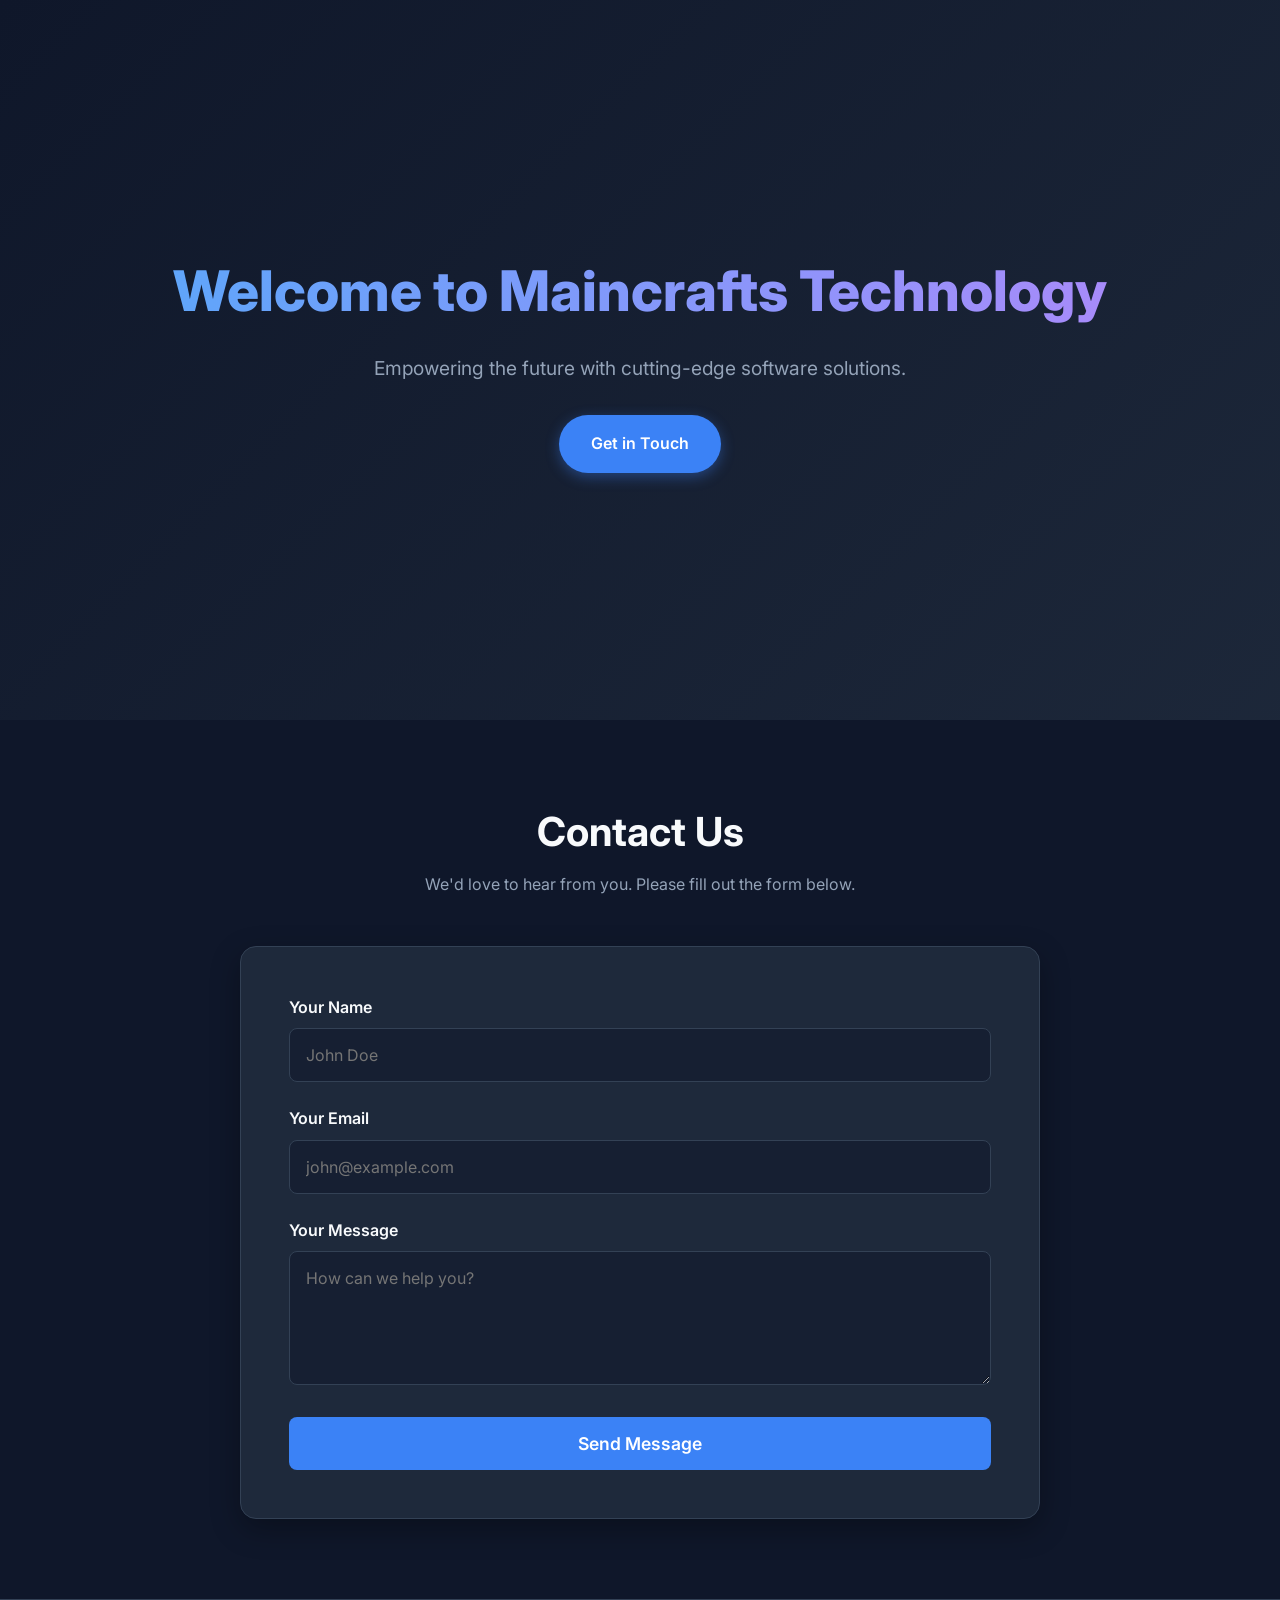
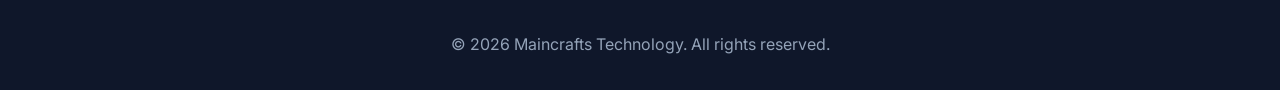
<file: target/classes/static/index.html>
<!DOCTYPE html>
<html lang="en">
<head>
    <meta charset="UTF-8">
    <meta name="viewport" content="width=device-width, initial-scale=1.0">
    <title>Maincrafts Technology</title>
    <link rel="stylesheet" href="styles.css">
    <link href="https://fonts.googleapis.com/css2?family=Inter:wght@300;400;600;800&display=swap" rel="stylesheet">
</head>
<body>
    <header class="hero">
        <div class="hero-content">
            <h1>Welcome to Maincrafts Technology</h1>
            <p>Empowering the future with cutting-edge software solutions.</p>
            <a href="#contact" class="cta-button">Get in Touch</a>
        </div>
    </header>

    <section id="contact" class="contact-section">
        <div class="container">
            <h2>Contact Us</h2>
            <p class="subtitle">We'd love to hear from you. Please fill out the form below.</p>
            <form action="/contact" method="post" class="contact-form">
                <div class="form-group">
                    <label for="name">Your Name</label>
                    <input type="text" id="name" name="name" placeholder="John Doe" required>
                </div>
                <div class="form-group">
                    <label for="email">Your Email</label>
                    <input type="email" id="email" name="email" placeholder="john@example.com" required>
                </div>
                <div class="form-group">
                    <label for="message">Your Message</label>
                    <textarea id="message" name="message" rows="5" placeholder="How can we help you?" required></textarea>
                </div>
                <button type="submit" class="submit-button">Send Message</button>
            </form>
        </div>
    </section>

    <footer>
        <p>&copy; 2026 Maincrafts Technology. All rights reserved.</p>
    </footer>
</body>
</html>
</file>
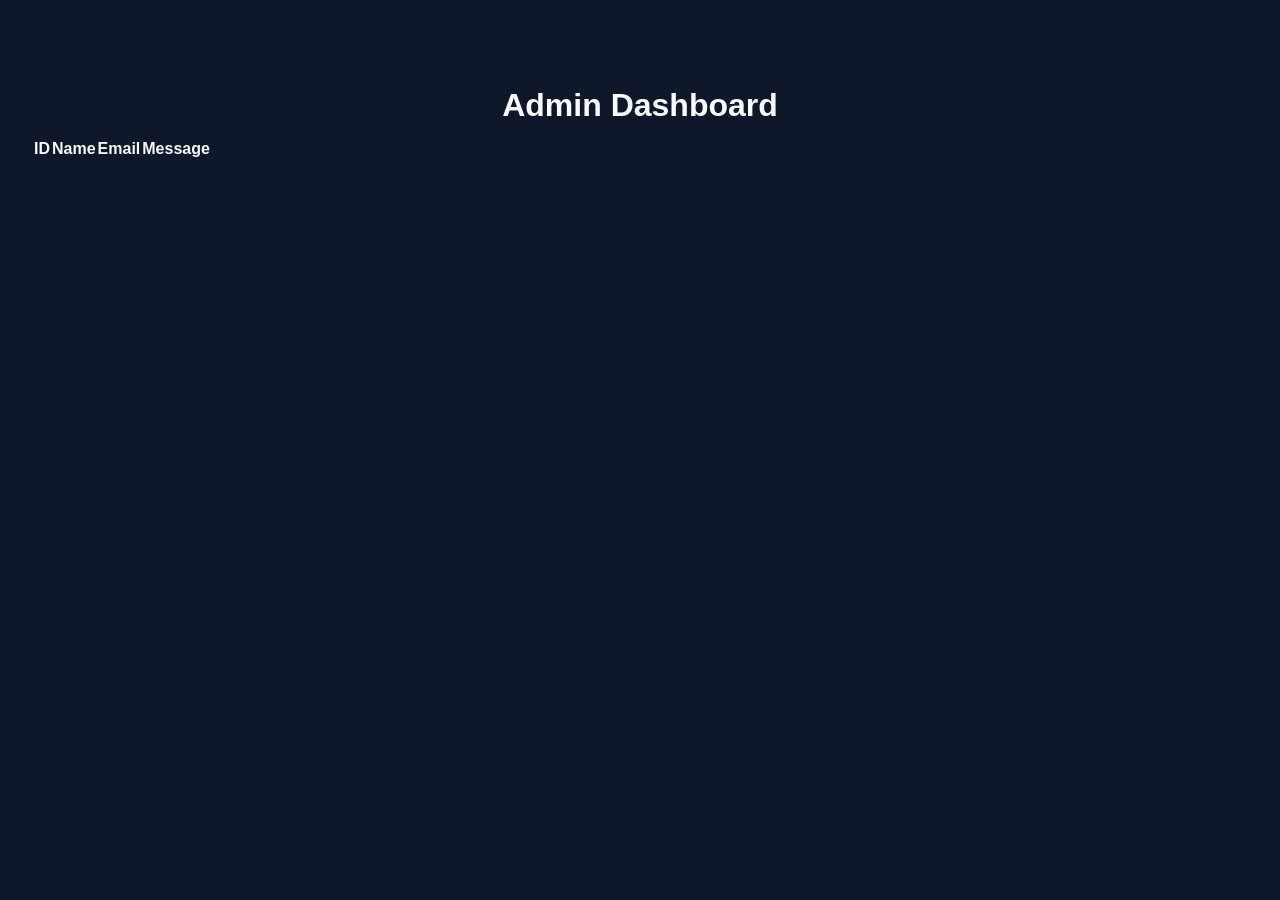
<file: target/classes/static/contacts.html>
<!DOCTYPE html>
<html lang="en">

<head>
    <meta charset="UTF-8">
    <meta name="viewport" content="width=device-width, initial-scale=1.0">
    <title>Document</title>
    <link rel="stylesheet" href="styles.css">
</head>

<body>
    <div class="contact-section">
        <h1 style="text-align:center;margin-bottom:.2rem;">Admin Dashboard</h1>
        <table>
            <tr>
                <th>ID</th>
                <th>Name</th>
                <th>Email</th>
                <th>Message</th>
            </tr>
            <tbody id="contactTable"></tbody>
        </table>
    </div>
    <script>
        fetch("http://localhost:8080/contacts").then(response => response.json()).then(data => {
            console.log("Here is the data from Java", data);
            let table = document.getElementById("contactTable");
            data.forEach(contact => {
                let row = `<tr>
                <td>${contact.id}</td>
                <td>${contact.name}</td>
                <td>${contact.email}</td>
                <td>${contact.message}</td>
                </tr>`;
                table.innerHTML += row;
            });
        });
    </script>
</body>

</html>
</file>
<file: target/classes/static/styles.css>
:root {
    --primary-color: #3b82f6;
    --primary-hover: #2563eb;
    --bg-color: #0f172a;
    --text-main: #f8fafc;
    --text-muted: #94a3b8;
    --card-bg: #1e293b;
    --border-color: #334155;
}

* {
    margin: 0;
    padding: 0;
    box-sizing: border-box;
    font-family: 'Inter', sans-serif;
}

body {
    background-color: var(--bg-color);
    color: var(--text-main);
    line-height: 1.6;
}

.hero {
    min-height: 80vh;
    display: flex;
    align-items: center;
    justify-content: center;
    text-align: center;
    background: linear-gradient(135deg, rgba(15, 23, 42, 0.9) 0%, rgba(30, 41, 59, 0.9) 100%),
        url('https://images.unsplash.com/photo-1451187580459-43490279c0fa?q=80&w=2072&auto=format&fit=crop') center/cover;
    padding: 2rem;
}

.hero-content h1 {
    font-size: 3.5rem;
    font-weight: 800;
    margin-bottom: 1rem;
    background: linear-gradient(to right, #60a5fa, #a78bfa);
    -webkit-background-clip: text;
    -webkit-text-fill-color: transparent;
}

.hero-content p {
    font-size: 1.2rem;
    color: var(--text-muted);
    margin-bottom: 2rem;
    max-width: 600px;
    margin-left: auto;
    margin-right: auto;
}

.cta-button {
    display: inline-block;
    padding: 1rem 2rem;
    background-color: var(--primary-color);
    color: white;
    text-decoration: none;
    border-radius: 9999px;
    font-weight: 600;
    transition: all 0.3s ease;
    box-shadow: 0 4px 14px 0 rgba(59, 130, 246, 0.39);
}

.cta-button:hover {
    background-color: var(--primary-hover);
    transform: translateY(-2px);
    box-shadow: 0 6px 20px rgba(59, 130, 246, 0.4);
}

.contact-section {
    padding: 5rem 2rem;
    background-color: var(--bg-color);
}

.container {
    max-width: 800px;
    margin: 0 auto;
}

.contact-section h2 {
    text-align: center;
    font-size: 2.5rem;
    margin-bottom: 0.5rem;
}

.subtitle {
    text-align: center;
    color: var(--text-muted);
    margin-bottom: 3rem;
}

.contact-form {
    background-color: var(--card-bg);
    padding: 3rem;
    border-radius: 16px;
    box-shadow: 0 10px 30px rgba(0, 0, 0, 0.3);
    border: 1px solid var(--border-color);
}

.form-group {
    margin-bottom: 1.5rem;
}

.form-group label {
    display: block;
    margin-bottom: 0.5rem;
    font-weight: 600;
    color: var(--text-main);
}

.form-group input,
.form-group textarea {
    width: 100%;
    padding: 1rem;
    background-color: rgba(15, 23, 42, 0.5);
    border: 1px solid var(--border-color);
    border-radius: 8px;
    color: white;
    font-size: 1rem;
    transition: border-color 0.3s ease;
}

.form-group input:focus,
.form-group textarea:focus {
    outline: none;
    border-color: var(--primary-color);
    box-shadow: 0 0 0 3px rgba(59, 130, 246, 0.2);
}

.submit-button {
    width: 100%;
    padding: 1rem;
    background-color: var(--primary-color);
    color: white;
    border: none;
    border-radius: 8px;
    font-size: 1.1rem;
    font-weight: 600;
    cursor: pointer;
    transition: background-color 0.3s ease;
}

.submit-button:hover {
    background-color: var(--primary-hover);
}

footer {
    text-align: center;
    padding: 2rem;
    border-top: 1px solid var(--border-color);
    color: var(--text-muted);
}

/* Dashboard Table Styles */
.dashboard-table {
    width: 100%;
    border-collapse: collapse;
    background-color: var(--card-bg);
    border-radius: 12px;
    overflow: hidden;
    box-shadow: 0 10px 30px rgba(0, 0, 0, 0.3);
}

.dashboard-table th {
    background-color: var(--primary-color);
    color: white;
    padding: 1rem;
    text-align: left;
    font-weight: 600;
}

.dashboard-table td {
    padding: 1rem;
    border-bottom: 1px solid var(--border-color);
    color: var(--text-main);
}

.dashboard-table tr:last-child td {
    border-bottom: none;
}

.dashboard-table tr:hover td {
    background-color: rgba(59, 130, 246, 0.1);
}
</file>
